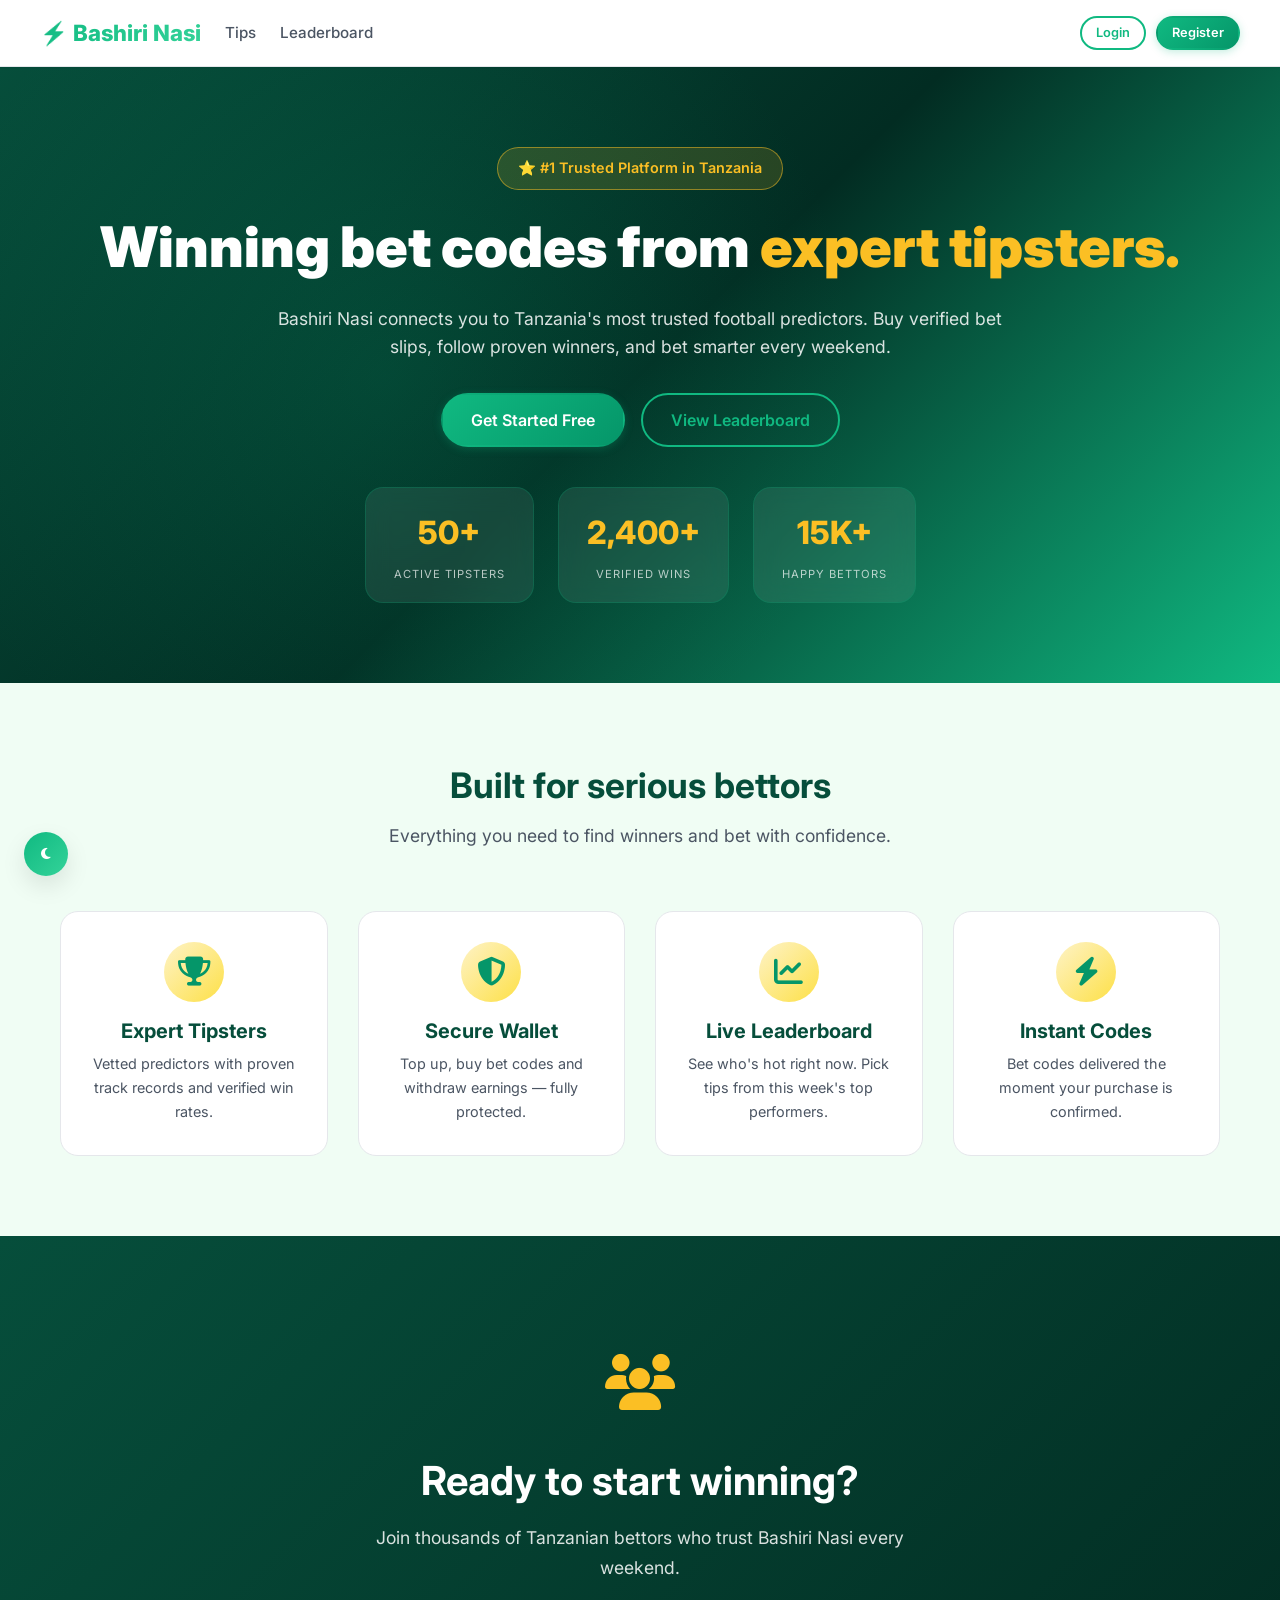
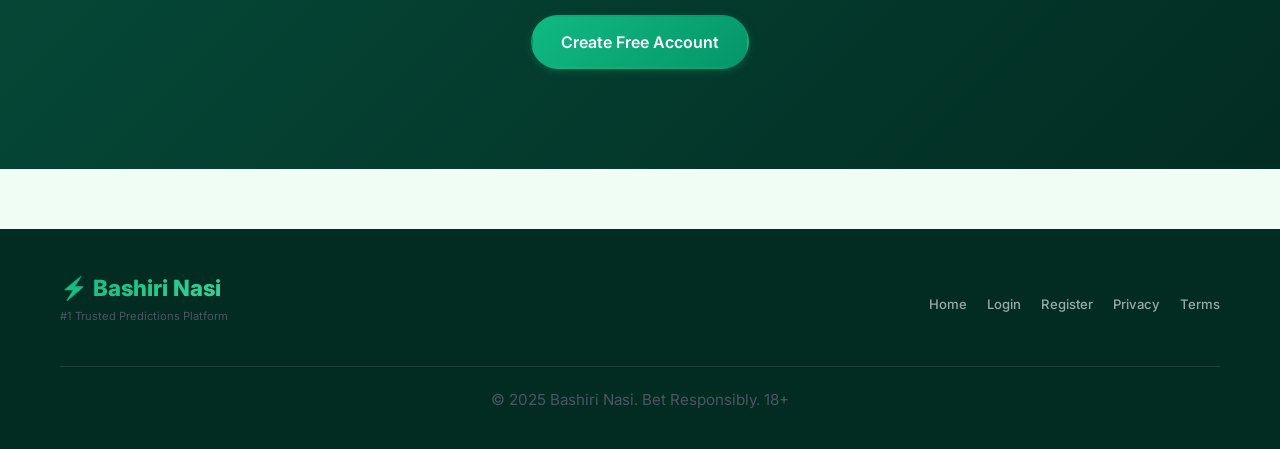
<file: index.html>
<!DOCTYPE html>
<html lang="en">
<head>
  <meta charset="UTF-8">
  <meta name="viewport" content="width=device-width, initial-scale=1.0">
  <title>Bashiri Nasi | #1 Football Predictions Tanzania</title>
  <meta name="description" content="Get winning bet codes from expert tipsters. Trusted by thousands of Tanzanian bettors.">
  <!-- Styles -->
  <link rel="stylesheet" href="assets/css/style.css">
  <link rel="stylesheet" href="assets/css/new-features.css">
  <link href="https://fonts.googleapis.com/css2?family=Inter:wght@300;400;500;600;700;800;900&display=swap" rel="stylesheet">
  <link rel="stylesheet" href="https://cdnjs.cloudflare.com/ajax/libs/font-awesome/6.5.1/css/all.min.css">
</head>
<body>

<!-- Header -->
<header class="site-header">
  <div class="container header-grid">
    <a class="brand" href="index.html">⚡ Bashiri Nasi</a>
    <nav class="nav-links" id="navLinks">
      <a href="#tips" class="nav-link">Tips</a>
      <a href="leaderboard.html" class="nav-link">Leaderboard</a>
    </nav>
    <div class="nav-buttons">
      <a href="login.html" class="btn btn-outline btn-sm">Login</a>
      <a href="register.html" class="btn btn-primary btn-sm">Register</a>
    </div>
  </div>
</header>

<main>

  <!-- Hero Section -->
  <section class="hero">
    <div class="container">
      <div class="hero-content">
        <span class="hero-badge">⭐ #1 Trusted Platform in Tanzania</span>
        <h1>Winning bet codes from <span class="hero-highlight">expert tipsters.</span></h1>
        <p>Bashiri Nasi connects you to Tanzania's most trusted football predictors. Buy verified bet slips, follow proven winners, and bet smarter every weekend.</p>
        <div class="hero-buttons">
          <a href="register.html" class="btn btn-primary btn-lg">Get Started Free</a>
          <a href="leaderboard.html" class="btn btn-outline btn-lg">View Leaderboard</a>
        </div>
        <div class="hero-stats">
          <div class="hero-stat"><div class="hero-stat-number">50+</div><div class="hero-stat-label">ACTIVE TIPSTERS</div></div>
          <div class="hero-stat"><div class="hero-stat-number">2,400+</div><div class="hero-stat-label">VERIFIED WINS</div></div>
          <div class="hero-stat"><div class="hero-stat-number">15K+</div><div class="hero-stat-label">HAPPY BETTORS</div></div>
        </div>
      </div>
    </div>
  </section>

  <!-- Features Section -->
  <section class="features-section">
    <div class="container">
      <div class="section-header-center">
        <h2>Built for serious bettors</h2>
        <p>Everything you need to find winners and bet with confidence.</p>
      </div>
      <div class="features-grid-4">
        <div class="feature-card">
          <div class="feature-icon"><i class="fas fa-trophy"></i></div>
          <h3>Expert Tipsters</h3>
          <p>Vetted predictors with proven track records and verified win rates.</p>
        </div>
        <div class="feature-card">
          <div class="feature-icon"><i class="fas fa-shield-alt"></i></div>
          <h3>Secure Wallet</h3>
          <p>Top up, buy bet codes and withdraw earnings — fully protected.</p>
        </div>
        <div class="feature-card">
          <div class="feature-icon"><i class="fas fa-chart-line"></i></div>
          <h3>Live Leaderboard</h3>
          <p>See who's hot right now. Pick tips from this week's top performers.</p>
        </div>
        <div class="feature-card">
          <div class="feature-icon"><i class="fas fa-zap"></i></div>
          <h3>Instant Codes</h3>
          <p>Bet codes delivered the moment your purchase is confirmed.</p>
        </div>
      </div>
    </div>
  </section>

  <!-- CTA Section -->
  <section class="cta-section">
    <div class="container">
      <div class="cta-content">
        <div class="cta-icon"><i class="fas fa-users"></i></div>
        <h2>Ready to start winning?</h2>
        <p>Join thousands of Tanzanian bettors who trust Bashiri Nasi every weekend.</p>
        <a href="register.html" class="btn btn-primary btn-lg">Create Free Account</a>
      </div>
    </div>
  </section>

</main>

<!-- Footer -->
<footer class="site-footer">
  <div class="container">
    <div class="footer-content">
      <div><span class="brand">⚡ Bashiri Nasi</span><p style="font-size:0.7rem;">#1 Trusted Predictions Platform</p></div>
      <div class="footer-links"><a href="index.html">Home</a><a href="login.html">Login</a><a href="register.html">Register</a><a href="#">Privacy</a><a href="#">Terms</a></div>
    </div>
    <div class="footer-bottom"><p>© 2025 Bashiri Nasi. Bet Responsibly. 18+</p></div>
  </div>
</footer>

<div id="toastContainer"></div>
<button class="dark-mode-toggle" id="darkModeToggle" onclick="toggleDarkMode()"><i class="fas fa-moon"></i></button>

<script>
  function toggleDarkMode() {
    const html = document.documentElement;
    const current = html.getAttribute('data-theme');
    if (current === 'dark') {
      html.removeAttribute('data-theme');
      localStorage.removeItem('bashiri_theme');
    } else {
      html.setAttribute('data-theme', 'dark');
      localStorage.setItem('bashiri_theme', 'dark');
    }
  }
  // Check localStorage for user preference
  if (localStorage.getItem('bashiri_theme') === 'dark') document.documentElement.setAttribute('data-theme', 'dark');
</script>
</body>
</html>
</file>
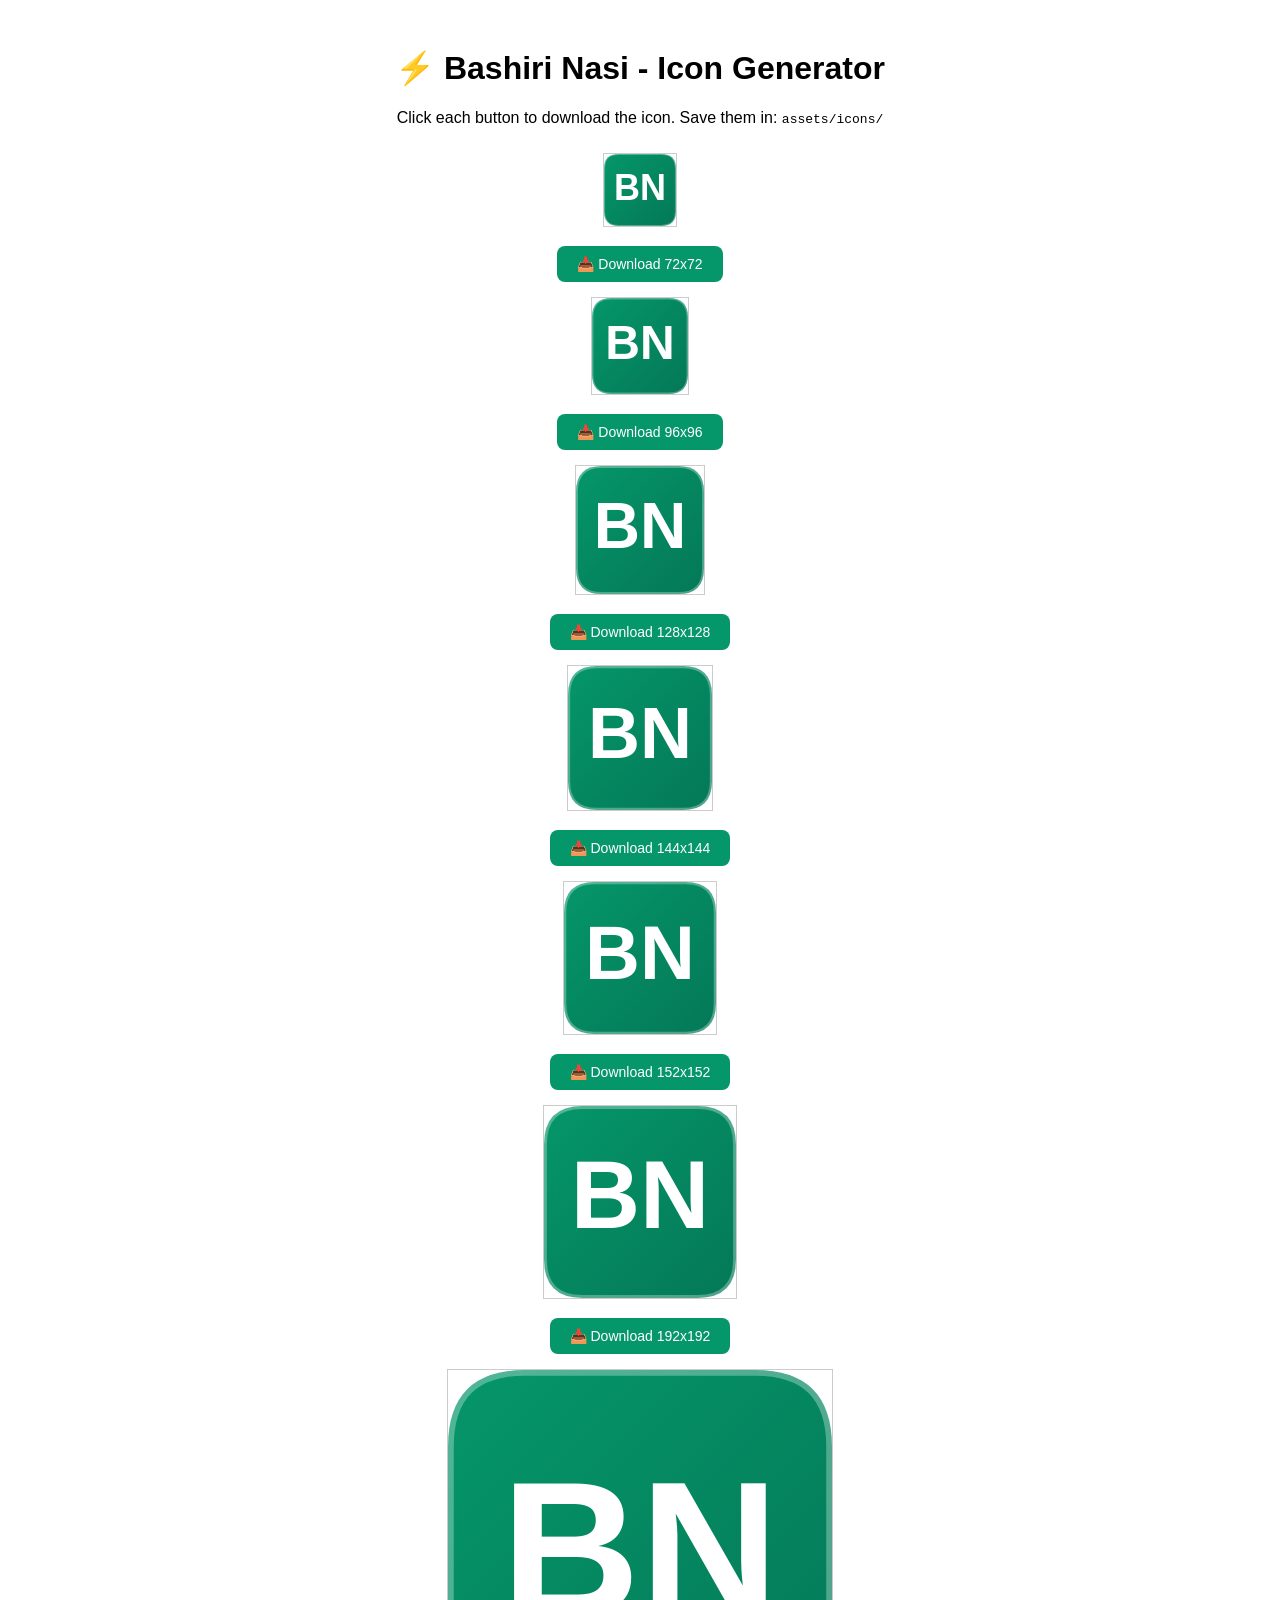
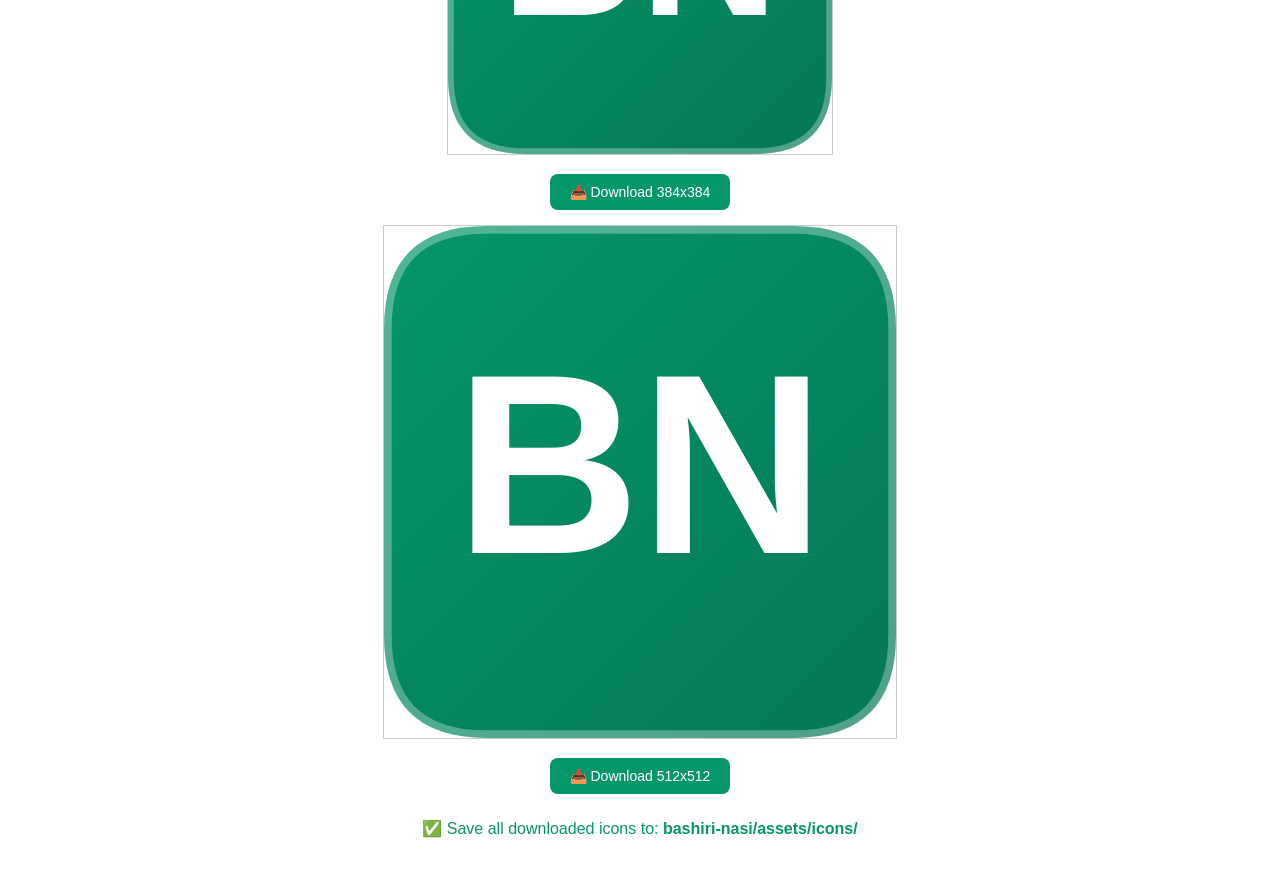
<file: assets/icons/generate-icons.html>
<!DOCTYPE html>
<html>
<head>
    <title>Generate Icons</title>
    <style>
        body { font-family: sans-serif; padding: 20px; text-align: center; }
        canvas { border: 1px solid #ccc; margin: 10px; }
        .download-btn { 
            display: inline-block; padding: 10px 20px; background: #059669; 
            color: white; border: none; border-radius: 8px; cursor: pointer; 
            margin: 5px; font-size: 14px; text-decoration: none;
        }
        .download-btn:hover { background: #047857; }
    </style>
</head>
<body>
    <h1>⚡ Bashiri Nasi - Icon Generator</h1>
    <p>Click each button to download the icon. Save them in: <code>assets/icons/</code></p>
    
    <div id="icons"></div>
    
    <script>
        function generateIcon(size) {
            var canvas = document.createElement('canvas');
            canvas.width = size;
            canvas.height = size;
            var ctx = canvas.getContext('2d');
            
            // Background gradient
            var gradient = ctx.createLinearGradient(0, 0, size, size);
            gradient.addColorStop(0, '#059669');
            gradient.addColorStop(1, '#047857');
            ctx.fillStyle = gradient;
            
            // Rounded rectangle
            var radius = size * 0.2;
            ctx.beginPath();
            ctx.moveTo(radius, 0);
            ctx.lineTo(size - radius, 0);
            ctx.quadraticCurveTo(size, 0, size, radius);
            ctx.lineTo(size, size - radius);
            ctx.quadraticCurveTo(size, size, size - radius, size);
            ctx.lineTo(radius, size);
            ctx.quadraticCurveTo(0, size, 0, size - radius);
            ctx.lineTo(0, radius);
            ctx.quadraticCurveTo(0, 0, radius, 0);
            ctx.closePath();
            ctx.fill();
            
            // Text
            ctx.fillStyle = 'white';
            ctx.font = 'bold ' + (size * 0.5) + 'px Arial';
            ctx.textAlign = 'center';
            ctx.textBaseline = 'middle';
            ctx.fillText('BN', size / 2, size / 2);
            
            // Border
            ctx.strokeStyle = 'rgba(255,255,255,0.3)';
            ctx.lineWidth = size * 0.03;
            ctx.stroke();
            
            return canvas;
        }
        
        var sizes = [72, 96, 128, 144, 152, 192, 384, 512];
        var container = document.getElementById('icons');
        
        sizes.forEach(function(size) {
            var canvas = generateIcon(size);
            container.appendChild(canvas);
            
            var br = document.createElement('br');
            container.appendChild(br);
            
            var link = document.createElement('a');
            link.href = canvas.toDataURL('image/png');
            link.download = 'icon-' + size + 'x' + size + '.png';
            link.className = 'download-btn';
            link.textContent = '📥 Download ' + size + 'x' + size;
            container.appendChild(link);
            
            var br2 = document.createElement('br');
            container.appendChild(br2);
        });
        
        document.write('<p style="margin-top:20px;color:#059669;">✅ Save all downloaded icons to: <strong>bashiri-nasi/assets/icons/</strong></p>');
    </script>
</body>
</html>
</file>
<file: assets/css/style.css>
/* ============================================
   BASHIRI NASI - COMPLETE PROFESSIONAL CSS
   Green Theme | Fully Responsive | Dark Mode
   ============================================ */

* {
  margin: 0;
  padding: 0;
  box-sizing: border-box;
}

:root {
  --primary: #10B981;
  --primary-dark: #059669;
  --primary-light: #D1FAE5;
  --primary-soft: #ECFDF5;
  --secondary: #34D399;
  --accent: #FBBF24;
  --success: #22C55E;
  --danger: #EF4444;
  --warning: #FBBF24;
  --info: #FCD34D;
  --dark: #064E3B;
  --darker: #022C22;
  --white: #FFFFFF;
  --gray-50: #F9FAFB;
  --gray-100: #F3F4F6;
  --gray-200: #E5E7EB;
  --gray-300: #D1D5DB;
  --gray-400: #9CA3AF;
  --gray-500: #6B7280;
  --gray-600: #4B5563;
  --gray-700: #374151;
  --gray-800: #1F2937;
  --gray-900: #111827;
  --bg-primary: #F0FDF4;
  --bg-secondary: #FFFFFF;
  --card-bg: #FFFFFF;
  --border-color: #E5E7EB;
  --text-primary: #064E3B;
  --text-secondary: #4B5563;
  --text-muted: #9CA3AF;
  --shadow-sm: 0 1px 2px rgba(0,0,0,0.05);
  --shadow: 0 1px 3px rgba(0,0,0,0.1);
  --shadow-md: 0 4px 6px rgba(0,0,0,0.07);
  --shadow-lg: 0 10px 25px rgba(0,0,0,0.1);
  --shadow-xl: 0 20px 40px rgba(0,0,0,0.12);
  --radius-sm: 6px;
  --radius: 10px;
  --radius-md: 14px;
  --radius-lg: 18px;
  --radius-xl: 24px;
  --radius-full: 9999px;
  --transition: 0.25s ease;
}

[data-theme="dark"] {
  --primary: #34D399;
  --primary-dark: #10B981;
  --primary-light: #064E3B;
  --primary-soft: #022C22;
  --secondary: #6EE7B7;
  --accent: #FCD34D;
  --success: #4ADE80;
  --danger: #F87171;
  --warning: #FCD34D;
  --dark: #D1FAE5;
  --darker: #A7F3D0;
  --white: #0F172A;
  --gray-100: #1E293B;
  --gray-200: #334155;
  --gray-500: #94A3B8;
  --bg-primary: #0F172A;
  --bg-secondary: #1E293B;
  --card-bg: #1E293B;
  --border-color: #334155;
  --text-primary: #F1F5F9;
  --text-secondary: #CBD5E1;
  --text-muted: #94A3B8;
}

html { scroll-behavior: smooth; }

body {
  font-family: 'Inter', -apple-system, BlinkMacSystemFont, 'Segoe UI', sans-serif;
  background: var(--bg-primary);
  color: var(--text-primary);
  min-height: 100vh;
  line-height: 1.7;
  font-size: 15px;
  font-weight: 400;
  transition: background 0.3s, color 0.3s;
  -webkit-font-smoothing: antialiased;
}

.container { max-width: 1200px; margin: 0 auto; padding: 0 20px; }

/* Typography */
h1, h2, h3, h4, h5, h6 {
  font-weight: 700;
  line-height: 1.3;
  color: var(--text-primary);
  margin-bottom: 12px;
}

h1 { font-size: 2.5rem; }
h2 { font-size: 2rem; }
h3 { font-size: 1.25rem; }
h4 { font-size: 1.1rem; }
p { margin-bottom: 12px; color: var(--text-secondary); font-size: 0.95rem; }
a { color: var(--primary); text-decoration: none; transition: color var(--transition); }
a:hover { color: var(--primary-dark); }

/* Buttons */
.btn {
  display: inline-flex;
  align-items: center;
  justify-content: center;
  gap: 8px;
  padding: 10px 22px;
  border-radius: var(--radius-full);
  font-weight: 600;
  font-size: 0.9rem;
  cursor: pointer;
  transition: all var(--transition);
  border: 2px solid transparent;
  font-family: inherit;
  white-space: nowrap;
  line-height: 1.4;
}

.btn-primary {
  background: linear-gradient(135deg, #10B981, #059669);
  color: white;
  box-shadow: 0 2px 8px rgba(16,185,129,0.25);
}

.btn-primary:hover {
  transform: translateY(-2px);
  box-shadow: 0 8px 25px rgba(16,185,129,0.35);
  color: white;
}

.btn-outline {
  background: transparent;
  border-color: var(--primary);
  color: var(--primary);
}

.btn-outline:hover {
  background: var(--primary);
  color: white;
}

.btn-danger { background: var(--danger); color: white; }
.btn-danger:hover { background: #DC2626; color: white; }
.btn-success { background: var(--success); color: white; }
.btn-success:hover { background: #059669; color: white; }

.btn-sm { padding: 6px 14px; font-size: 0.8rem; }
.btn-lg { padding: 14px 28px; font-size: 1rem; }
.btn-block { width: 100%; }

/* Header */
.site-header {
  background: rgba(255,255,255,0.95);
  backdrop-filter: blur(12px);
  -webkit-backdrop-filter: blur(12px);
  box-shadow: var(--shadow-sm);
  position: sticky;
  top: 0;
  z-index: 100;
  border-bottom: 1px solid var(--border-color);
}

[data-theme="dark"] .site-header {
  background: rgba(15,23,42,0.95);
}

.header-grid {
  display: flex;
  justify-content: space-between;
  align-items: center;
  padding: 14px 0;
  gap: 24px;
}

.brand {
  font-size: 1.4rem;
  font-weight: 800;
  background: linear-gradient(135deg, var(--primary) 0%, var(--secondary) 100%);
  -webkit-background-clip: text;
  background-clip: text;
  -webkit-text-fill-color: transparent;
  text-decoration: none;
  flex-shrink: 0;
}

.nav-links {
  display: flex;
  gap: 24px;
  flex: 1;
  align-items: center;
}

.nav-link {
  color: var(--text-secondary);
  font-weight: 500;
  text-decoration: none;
  font-size: 0.95rem;
  transition: color var(--transition);
}

.nav-link:hover {
  color: var(--primary);
}

.nav-buttons {
  display: flex;
  gap: 10px;
  flex-shrink: 0;
}
}

.nav-links {
  display: flex;
  gap: 10px;
  align-items: center;
  flex-wrap: wrap;
}

/* Hero */
.hero {
  background: linear-gradient(135deg, #064E3B 0%, #022C22 50%, #10B981 100%);
  padding: 80px 0;
  text-align: center;
  position: relative;
  overflow: hidden;
}

.hero::before {
  content: '';
  position: absolute;
  inset: 0;
  background: radial-gradient(circle at 30% 50%, rgba(5,150,105,0.2) 0%, transparent 50%);
  pointer-events: none;
}

.hero-content { position: relative; z-index: 1; }

.hero-badge {
  display: inline-block;
  padding: 8px 20px;
  background: rgba(251,191,36,0.15);
  border: 1px solid rgba(251,191,36,0.5);
  border-radius: 30px;
  color: #FBBF24;
  font-size: 0.9rem;
  font-weight: 600;
  margin-bottom: 24px;
}

.hero h1 {
  font-size: 3.5rem;
  font-weight: 900;
  margin-bottom: 24px;
  color: white;
  line-height: 1.2;
}

.hero-highlight {
  color: #FBBF24;
}

.hero p {
  font-size: 1.1rem;
  color: rgba(255,255,255,0.85);
  max-width: 750px;
  margin: 0 auto 32px;
  line-height: 1.6;
}

.hero-stats {
  display: flex;
  justify-content: center;
  gap: 24px;
  margin-top: 40px;
  flex-wrap: wrap;
}

.hero-stat {
  text-align: center;
  padding: 18px 28px;
  background: rgba(255,255,255,0.08);
  backdrop-filter: blur(12px);
  border-radius: 18px;
  border: 1px solid rgba(5,150,105,0.3);
  min-width: 130px;
  transition: all 0.3s;
}

.hero-stat:hover {
  transform: translateY(-4px);
  background: rgba(5,150,105,0.15);
}

.hero-stat-number {
  font-size: 2rem;
  font-weight: 800;
  color: #FBBF24;
}

.hero-stat-label {
  font-size: 0.7rem;
  color: rgba(255,255,255,0.7);
  margin-top: 4px;
  text-transform: uppercase;
  letter-spacing: 1px;
}

.hero-buttons, .cta-buttons {
  display: flex;
  gap: 16px;
  justify-content: center;
  flex-wrap: wrap;
  margin-top: 24px;
}
  height: 10px;
  background: #10B981;
  border-radius: 50%;
  display: inline-block;
  animation: pulse-green 2s infinite;
}

@keyframes pulse-green {
  0%, 100% { box-shadow: 0 0 0 0 rgba(16,185,129,0.4); }
  50% { box-shadow: 0 0 0 10px rgba(16,185,129,0); }
}

/* Cards */
.card {
  background: var(--card-bg);
  border-radius: var(--radius-lg);
  padding: 24px;
  border: 1px solid var(--border-color);
  margin-bottom: 20px;
  box-shadow: var(--shadow-sm);
}

.features-grid {
  display: grid;
  grid-template-columns: repeat(auto-fit, minmax(280px, 1fr));
  gap: 24px;
}

.feature-card {
  background: var(--card-bg);
  border-radius: var(--radius-lg);
  padding: 30px 24px;
  text-align: center;
  border: 1px solid var(--border-color);
  transition: all var(--transition);
}

.feature-card:hover {
  transform: translateY(-5px);
  box-shadow: var(--shadow-lg);
  border-color: var(--primary);
}

.feature-icon {
  width: 60px;
  height: 60px;
  background: linear-gradient(135deg, #FEF3C7, #FDE047);
  border-radius: 50%;
  display: flex;
  align-items: center;
  justify-content: center;
  margin: 0 auto 16px;
  font-size: 1.8rem;
  color: #059669;
}

.feature-card h3 { margin-bottom: 8px; }
.feature-card p { color: var(--text-secondary); font-size: 0.9rem; margin: 0; }

/* Features Section */
.features-section {
  padding: 80px 0;
  background: var(--bg-primary);
}

.section-header-center {
  text-align: center;
  margin-bottom: 60px;
}

.section-header-center h2 {
  font-size: 2.2rem;
  margin-bottom: 12px;
  color: var(--text-primary);
}

.section-header-center p {
  font-size: 1.1rem;
  color: var(--text-secondary);
  margin: 0;
}

.features-grid-4 {
  display: grid;
  grid-template-columns: repeat(auto-fit, minmax(240px, 1fr));
  gap: 30px;
}

/* Stats */
.stats-container {
  display: grid;
  grid-template-columns: repeat(auto-fit, minmax(140px, 1fr));
  gap: 16px;
  margin-bottom: 24px;
}

.stat-card {
  background: var(--card-bg);
  border-radius: var(--radius-md);
  padding: 20px 16px;
  text-align: center;
  border: 1px solid var(--border-color);
  transition: all var(--transition);
}

.stat-card:hover {
  transform: translateY(-3px);
  box-shadow: var(--shadow-md);
  border-color: var(--primary);
}

.stat-number {
  font-size: 2rem;
  font-weight: 800;
  background: linear-gradient(135deg, var(--primary), var(--secondary));
  -webkit-background-clip: text;
  background-clip: text;
  -webkit-text-fill-color: transparent;
}

.stat-label {
  font-size: 0.75rem;
  color: var(--text-muted);
  margin-top: 6px;
  text-transform: uppercase;
  letter-spacing: 0.5px;
  font-weight: 600;
}

/* Bet Slip Cards */
.bet-slip-card {
  background: var(--card-bg);
  border-radius: var(--radius-md);
  margin-bottom: 16px;
  overflow: hidden;
  border: 1px solid var(--border-color);
  transition: all var(--transition);
}

.bet-slip-card:hover {
  transform: translateY(-2px);
  box-shadow: var(--shadow-md);
}

.bet-slip-header {
  background: linear-gradient(135deg, var(--primary), var(--primary-dark));
  padding: 12px 18px;
  color: white;
  display: flex;
  justify-content: space-between;
  align-items: center;
  font-weight: 600;
  font-size: 0.85rem;
}

.bet-slip-body { padding: 18px; }

.bet-code {
  background: var(--bg-primary);
  padding: 14px 18px;
  border-radius: var(--radius);
  font-family: 'Courier New', monospace;
  font-size: 1rem;
  text-align: center;
  margin-bottom: 12px;
  word-break: break-all;
  font-weight: 700;
  border: 1px dashed var(--border-color);
  color: var(--text-primary);
}

/* Badges */
.badge {
  display: inline-flex;
  align-items: center;
  gap: 5px;
  padding: 3px 10px;
  border-radius: var(--radius-full);
  font-size: 0.7rem;
  font-weight: 700;
  white-space: nowrap;
}

.badge-primary { background: rgba(16,185,129,0.1); color: var(--primary); }
.badge-success { background: rgba(16,185,129,0.1); color: var(--success); }
.badge-warning { background: rgba(245,158,11,0.1); color: var(--warning); }
.badge-danger { background: rgba(239,68,68,0.1); color: var(--danger); }
.badge-info { background: rgba(59,130,246,0.1); color: var(--info); }

/* Dashboard Layout */
.dashboard-layout {
  display: grid;
  grid-template-columns: 260px 1fr;
  gap: 24px;
  padding: 24px 0;
  min-height: calc(100vh - 140px);
}

/* Sidebar */
.sidebar {
  background: var(--card-bg);
  border-radius: var(--radius-lg);
  padding: 20px;
  height: fit-content;
  position: sticky;
  top: 80px;
  border: 1px solid var(--border-color);
}

.sidebar-menu { list-style: none; padding: 0; margin: 0; }

.sidebar-item {
  padding: 12px 14px;
  margin-bottom: 4px;
  border-radius: var(--radius);
  cursor: pointer;
  transition: all var(--transition);
  font-size: 0.88rem;
  display: flex;
  align-items: center;
  gap: 10px;
  font-weight: 500;
  color: var(--text-secondary);
}

.sidebar-item i { width: 20px; font-size: 0.95rem; }

.sidebar-item:hover {
  background: var(--bg-primary);
  color: var(--primary);
}

.sidebar-item.active {
  background: linear-gradient(135deg, var(--primary), var(--primary-dark));
  color: white;
  font-weight: 600;
}

.main-content { min-width: 0; }

/* Admin Profile */
.admin-profile {
  display: flex;
  align-items: center;
  gap: 14px;
  padding-bottom: 18px;
  margin-bottom: 18px;
  border-bottom: 2px solid var(--border-color);
}

.admin-avatar {
  width: 48px;
  height: 48px;
  background: linear-gradient(135deg, var(--primary), var(--secondary));
  border-radius: 50%;
  display: flex;
  align-items: center;
  justify-content: center;
  color: white;
  font-size: 1.2rem;
  flex-shrink: 0;
}

.admin-info h4 { font-size: 0.95rem; font-weight: 700; margin: 0 0 2px; }
.admin-info p { font-size: 0.7rem; color: var(--text-muted); margin: 0 0 4px; }

.admin-badge {
  background: rgba(5,150,105,0.1);
  color: var(--primary);
  padding: 2px 10px;
  border-radius: var(--radius-full);
  font-size: 0.65rem;
  font-weight: 700;
}

/* Forms */
.form-group { margin-bottom: 18px; }

.form-label {
  display: block;
  margin-bottom: 6px;
  font-weight: 600;
  font-size: 0.78rem;
  color: var(--text-muted);
  text-transform: uppercase;
  letter-spacing: 0.5px;
}

.form-input, .form-select {
  width: 100%;
  padding: 11px 15px;
  border: 1.5px solid var(--border-color);
  border-radius: var(--radius);
  font-size: 0.9rem;
  transition: all var(--transition);
  font-family: inherit;
  background: var(--bg-primary);
  color: var(--text-primary);
  outline: none;
}

.form-input:focus, .form-select:focus {
  border-color: var(--primary);
  box-shadow: 0 0 0 3px rgba(5,150,105,0.1);
}

.form-hint {
  font-size: 0.7rem;
  color: var(--text-muted);
  margin-top: 4px;
  display: block;
}

/* Tables */
.table-container { overflow-x: auto; border-radius: var(--radius); }

.data-table {
  width: 100%;
  border-collapse: collapse;
  font-size: 0.85rem;
}

.data-table th {
  background: var(--bg-primary);
  padding: 12px 14px;
  text-align: left;
  font-weight: 700;
  color: var(--text-muted);
  font-size: 0.75rem;
  text-transform: uppercase;
  letter-spacing: 0.5px;
  border-bottom: 2px solid var(--border-color);
}

.data-table td {
  padding: 12px 14px;
  border-bottom: 1px solid var(--border-color);
  color: var(--text-primary);
}

.data-table tr:hover { background: var(--bg-primary); }

.btn-delete {
  background: rgba(239,68,68,0.1);
  color: var(--danger);
  border: none;
  padding: 5px 12px;
  border-radius: var(--radius-full);
  font-size: 0.75rem;
  font-weight: 600;
  cursor: pointer;
}

.btn-delete:hover { background: var(--danger); color: white; }

/* Auth Pages */
.auth-wrapper {
  min-height: calc(100vh - 160px);
  display: flex;
  align-items: center;
  justify-content: center;
  padding: 40px 20px;
  background: linear-gradient(135deg, var(--bg-primary), var(--primary-soft));
}

.auth-container { max-width: 420px; width: 100%; }

.auth-card {
  background: var(--card-bg);
  border-radius: var(--radius-xl);
  box-shadow: var(--shadow-xl);
  overflow: hidden;
}

.auth-header {
  background: linear-gradient(135deg, var(--primary), var(--primary-dark));
  padding: 36px 28px;
  text-align: center;
  position: relative;
}

.auth-header::after {
  content: '';
  position: absolute;
  bottom: -16px;
  left: 0;
  right: 0;
  height: 16px;
  background: var(--card-bg);
  border-radius: 16px 16px 0 0;
}

.auth-icon {
  width: 65px;
  height: 65px;
  background: rgba(255,255,255,0.2);
  border-radius: 50%;
  display: flex;
  align-items: center;
  justify-content: center;
  margin: 0 auto 14px;
  font-size: 1.8rem;
  color: white;
}

.auth-header h2 { color: white; font-size: 1.4rem; margin-bottom: 4px; }
.auth-header p { color: rgba(255,255,255,0.8); font-size: 0.85rem; margin: 0; }

.auth-body { padding: 30px 26px; }

.auth-footer {
  text-align: center;
  margin-top: 20px;
  padding-top: 16px;
  border-top: 1px solid var(--border-color);
  font-size: 0.85rem;
}
.auth-footer a { font-weight: 600; }

.demo-info {
  margin-top: 16px;
  padding: 14px;
  background: var(--bg-primary);
  border-radius: var(--radius);
  font-size: 0.75rem;
  text-align: center;
  border: 1px dashed var(--border-color);
}

/* Toast */
#toastContainer {
  position: fixed;
  bottom: 20px;
  right: 20px;
  z-index: 9999;
}

.toast {
  padding: 12px 18px;
  border-radius: 10px;
  background: white;
  box-shadow: 0 4px 20px rgba(0,0,0,0.15);
  margin-top: 8px;
  font-size: 0.9rem;
  border-left: 4px solid #10B981;
  min-width: 200px;
  animation: slideIn 0.3s ease;
}

.toast-error { border-left-color: #EF4444; }
.toast-info { border-left-color: #3B82F6; }

@keyframes slideIn {
  from { transform: translateX(100%); opacity: 0; }
  to { transform: translateX(0); opacity: 1; }
}

/* Dark Mode Toggle */
.dark-mode-toggle {
  position: fixed;
  bottom: 24px;
  left: 24px;
  width: 44px;
  height: 44px;
  border-radius: 50%;
  background: linear-gradient(135deg, #10B981, #34D399);
  color: white;
  border: none;
  cursor: pointer;
  box-shadow: var(--shadow-lg);
  z-index: 999;
  display: flex;
  align-items: center;
  justify-content: center;
  font-size: 1.1rem;
  transition: all var(--transition);
}

.dark-mode-toggle:hover {
  transform: scale(1.1);
}

/* CTA Section */
.cta-section {
  background: linear-gradient(135deg, #064E3B 0%, #022C22 100%);
  padding: 100px 0;
  text-align: center;
}

.cta-content {
  max-width: 700px;
  margin: 0 auto;
}

.cta-icon {
  display: block;
  font-size: 3.5rem;
  color: #FBBF24;
  margin-bottom: 24px;
}

.cta-section h2 {
  color: white;
  font-size: 2.5rem;
  margin-bottom: 16px;
}

.cta-section p {
  color: rgba(255,255,255,0.85);
  font-size: 1.1rem;
  margin-bottom: 32px;
  max-width: 600px;
  margin-left: auto;
  margin-right: auto;
}

/* Footer */
.site-footer {
  background: var(--darker);
  padding: 40px 0 24px;
  margin-top: 60px;
}

.footer-content {
  display: flex;
  justify-content: space-between;
  align-items: center;
  flex-wrap: wrap;
  gap: 20px;
  margin-bottom: 28px;
}

.footer-links { display: flex; gap: 20px; flex-wrap: wrap; }

.footer-links a {
  color: rgba(255,255,255,0.6);
  text-decoration: none;
  font-size: 0.82rem;
  font-weight: 500;
}

.footer-links a:hover { color: var(--primary-light); }

.footer-bottom {
  text-align: center;
  padding-top: 20px;
  border-top: 1px solid rgba(255,255,255,0.1);
  font-size: 0.72rem;
  color: rgba(255,255,255,0.35);
}

/* Modal */
.modal {
  display: none;
  position: fixed;
  inset: 0;
  background: rgba(0,0,0,0.5);
  z-index: 1000;
  align-items: center;
  justify-content: center;
  padding: 20px;
}

.modal.show { display: flex; }

.modal-content {
  background: var(--card-bg);
  border-radius: var(--radius-xl);
  max-width: 480px;
  width: 100%;
  padding: 28px;
  position: relative;
  box-shadow: var(--shadow-xl);
  max-height: 90vh;
  overflow-y: auto;
}

@keyframes modalIn {
  from { opacity: 0; transform: scale(0.95); }
  to { opacity: 1; transform: scale(1); }
}

/* Purchase */
.purchased-badge {
  margin-top: 12px;
  padding: 12px;
  background: var(--primary-soft);
  border-radius: var(--radius);
  text-align: center;
  font-weight: 600;
  color: var(--primary-dark);
}

/* Responsive */
@media (max-width: 1024px) {
  .container { padding: 0 16px; }
  .dashboard-layout { grid-template-columns: 1fr; }
  .sidebar { position: static; margin-bottom: 20px; }
  .hero h1 { font-size: 2rem; }
}

@media (max-width: 768px) {
  .header-grid {
    gap: 12px;
  }
  .nav-links {
    gap: 16px;
    display: none;
  }
  .nav-buttons {
    gap: 8px;
  }
  .hero { padding: 50px 0; }
  .hero h1 { font-size: 1.8rem; }
  .features-grid { grid-template-columns: 1fr; }
  .features-grid-4 { grid-template-columns: repeat(2, 1fr); }
  .footer-content { flex-direction: column; text-align: center; }
  .footer-links { justify-content: center; }
  .sidebar-menu { display: flex; flex-wrap: wrap; gap: 6px; }
  .sidebar-item { flex: 1; min-width: 90px; justify-content: center; font-size: 0.78rem; padding: 10px 8px; }
  .data-table thead { display: none; }
  .data-table tr { display: block; margin-bottom: 14px; border: 1px solid var(--border-color); border-radius: var(--radius); padding: 12px; }
  .data-table td { display: flex; justify-content: space-between; padding: 8px 0; border: none; border-bottom: 1px solid var(--border-color); }
  .data-table td:last-child { border-bottom: none; }
  .data-table td::before { content: attr(data-label); font-weight: 600; color: var(--text-muted); font-size: 0.75rem; }
}

@media (max-width: 480px) {
  .container { padding: 0 12px; }
  .hero { padding: 40px 0; }
  .hero h1 { font-size: 1.5rem; }
  .btn { padding: 8px 16px; font-size: 0.82rem; }
  .card { padding: 16px; }
  .auth-header { padding: 28px 20px; }
  .auth-body { padding: 24px 18px; }
}
</file>
<file: assets/css/new-features.css>
/* ============================================ */
/* NEW FEATURES - ADDITIONAL STYLES */
/* ============================================ */

/* Screenshot Upload */
.screenshot-upload-area {
    transition: all 0.3s ease;
}

.screenshot-upload-area:hover {
    border-color: #059669 !important;
    background: #F0FDF4 !important;
}

.tip-screenshot {
    border-top: 1px solid #E5E7EB;
    padding-top: 12px;
}

.tip-screenshot img {
    box-shadow: 0 2px 8px rgba(0,0,0,0.1);
    transition: transform 0.3s;
}

.tip-screenshot img:hover {
    transform: scale(1.02);
}

/* Dark Mode Toggle Enhancement */
.dark-mode-toggle {
    display: flex;
    align-items: center;
    gap: 4px;
    padding: 8px 14px;
    font-size: 0.8rem;
}

/* Export Buttons */
.export-bar {
    display: flex;
    gap: 8px;
    flex-wrap: wrap;
    padding: 12px 0;
}

/* SMS Log */
.sms-log {
    max-height: 300px;
    overflow-y: auto;
}

.sms-log-item {
    padding: 8px 12px;
    border-left: 3px solid #059669;
    margin-bottom: 4px;
    background: #F9FAFB;
    border-radius: 0 6px 6px 0;
    font-size: 0.8rem;
}

/* Notification Permission Button */
.notification-permission-btn {
    background: linear-gradient(135deg, #059669, #10B981);
    color: white;
    border: none;
    padding: 8px 16px;
    border-radius: 20px;
    cursor: pointer;
    font-weight: 600;
    font-size: 0.8rem;
    transition: all 0.3s;
}

.notification-permission-btn:hover {
    transform: translateY(-2px);
    box-shadow: 0 4px 12px rgba(5,150,105,0.3);
}

/* Animation for new features */
@keyframes slideInRight {
    from { opacity: 0; transform: translateX(20px); }
    to { opacity: 1; transform: translateX(0); }
}

.new-feature-badge {
    animation: slideInRight 0.5s ease-out;
}

/* Print styles */
@media print {
    .no-print, .dark-mode-toggle, .site-header, .sidebar, .admin-quick-actions {
        display: none !important;
    }
    
    body {
        background: white !important;
        color: black !important;
    }
    
    .main-content {
        width: 100% !important;
    }
}
</file>
